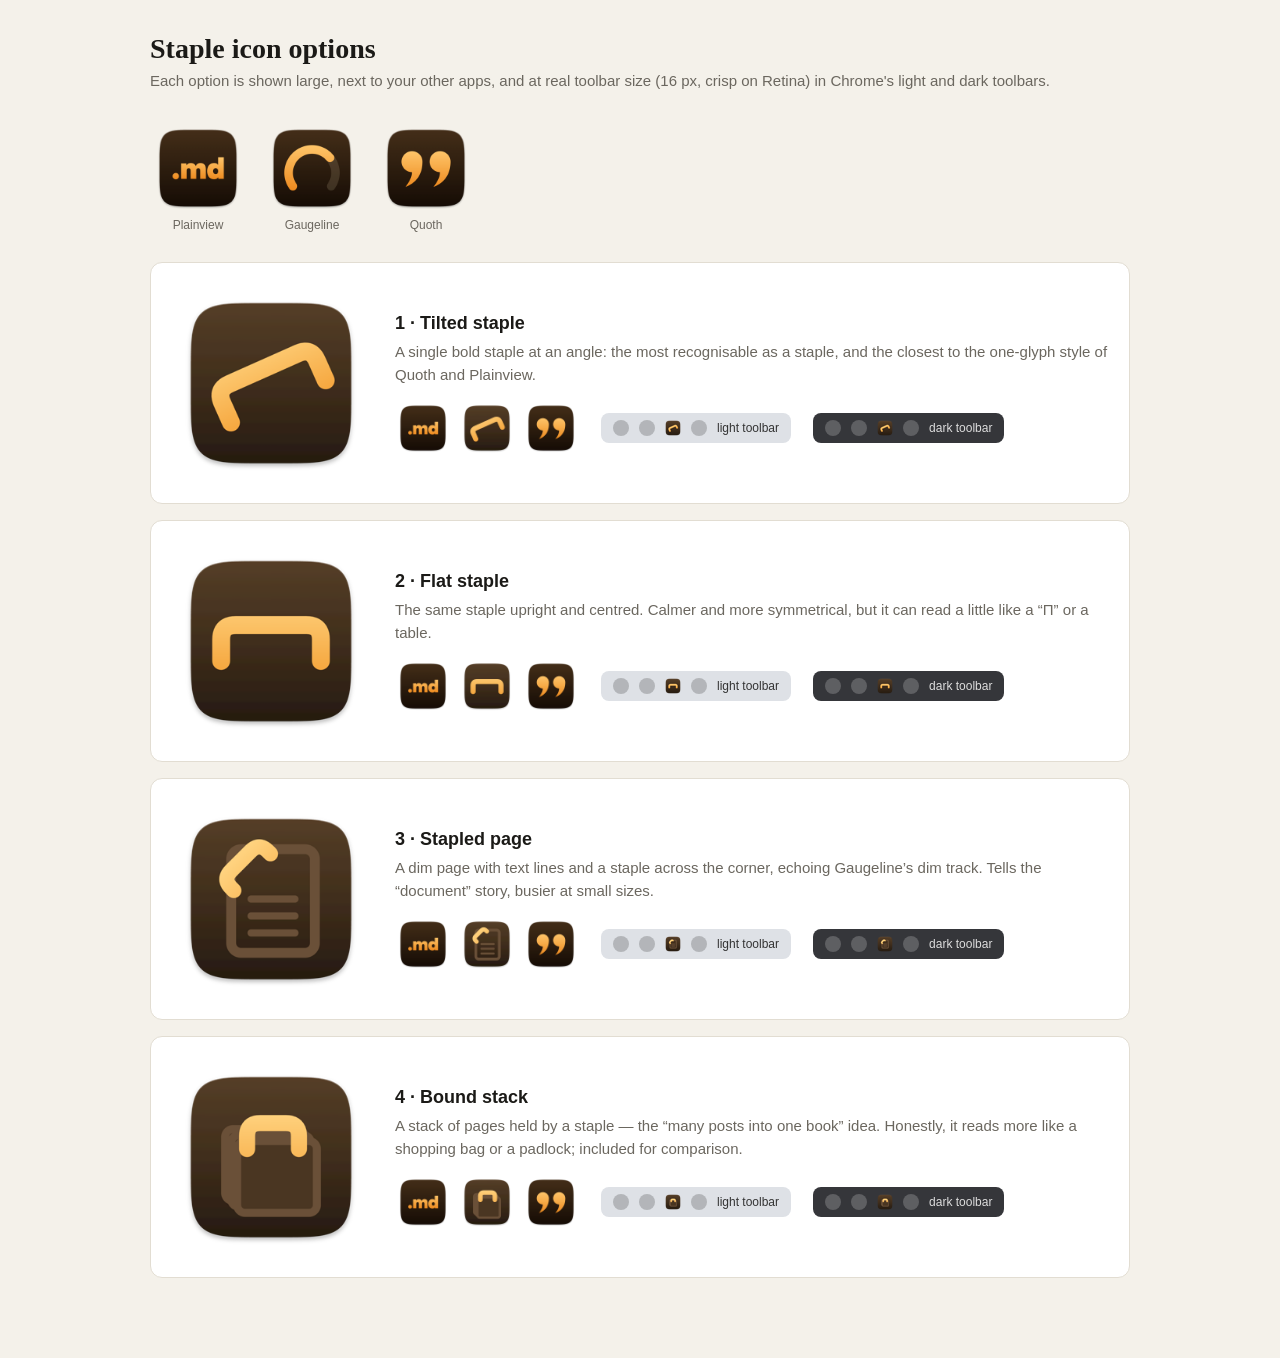
<file: store/icon-options/index.html>
<!doctype html>
<html lang="en"><head><meta charset="utf-8"><meta name="viewport" content="width=device-width, initial-scale=1">
<title>Staple icon options</title>
<style>
  :root { --bg: #f4f1ea; --card: #fff; --ink: #1b1a17; --muted: #6b675f; --rule: #e2ddd2; }
  @media (prefers-color-scheme: dark) { :root { --bg: #161513; --card: #211f1c; --ink: #ece8df; --muted: #a19b8f; --rule: #34312c; } }
  body { margin: 0; background: var(--bg); color: var(--ink); font: 15px/1.5 -apple-system, "Helvetica Neue", Arial, sans-serif; }
  main { max-width: 980px; margin: 0 auto; padding: 32px 16px 64px; }
  h1 { font: 700 28px/1.2 Charter, Georgia, serif; margin: 0 0 4px; }
  p.lede { color: var(--muted); margin: 0 0 28px; }
  .family { display: flex; gap: 18px; align-items: center; margin: 0 0 28px; flex-wrap: wrap; }
  .family figure { margin: 0; text-align: center; font-size: 12px; color: var(--muted); }
  .family img { width: 96px; height: 96px; display: block; }
  .opt { background: var(--card); border: 1px solid var(--rule); border-radius: 12px; padding: 20px; margin: 0 0 16px; display: grid; grid-template-columns: 200px 1fr; gap: 24px; align-items: center; }
  .opt > img { width: 200px; height: 200px; }
  h2 { margin: 0 0 4px; font-size: 18px; }
  .opt p { margin: 0 0 14px; color: var(--muted); }
  .row { display: flex; gap: 22px; align-items: center; flex-wrap: wrap; }
  .sib { display: flex; gap: 8px; align-items: center; }
  .sib img { width: 56px; height: 56px; }
  .bar { display: flex; align-items: center; gap: 10px; padding: 6px 12px; border-radius: 8px; font-size: 12px; }
  .bar.light { background: #dee1e6; color: #333; }
  .bar.dark { background: #35363a; color: #ddd; }
  .bar img { width: 16px; height: 16px; }
  .bar .ghost { width: 16px; height: 16px; border-radius: 50%; background: currentColor; opacity: .25; }
  @media (max-width: 640px) { .opt { grid-template-columns: 1fr; } .opt > img { width: 160px; height: 160px; } }
</style></head>
<body><main>
<h1>Staple icon options</h1>
<p class="lede">Each option is shown large, next to your other apps, and at real toolbar size (16&nbsp;px, crisp on Retina) in Chrome's light and dark toolbars.</p>
<div class="family">
  <figure><img src="plainview-icon.png" alt="">Plainview</figure>
  <figure><img src="gaugeline-icon.png" alt="">Gaugeline</figure>
  <figure><img src="quoth-icon.png" alt="">Quoth</figure>
</div>
<script>
const opts = [
  ['1-tilted', '1 · Tilted staple', 'A single bold staple at an angle: the most recognisable as a staple, and the closest to the one-glyph style of Quoth and Plainview.'],
  ['2-flat', '2 · Flat staple', 'The same staple upright and centred. Calmer and more symmetrical, but it can read a little like a “Π” or a table.'],
  ['3-page', '3 · Stapled page', 'A dim page with text lines and a staple across the corner, echoing Gaugeline’s dim track. Tells the “document” story, busier at small sizes.'],
  ['4-stack', '4 · Bound stack', 'A stack of pages held by a staple — the “many posts into one book” idea. Honestly, it reads more like a shopping bag or a padlock; included for comparison.'],
];
for (const [id, title, text] of opts) document.write(`
<section class="opt"><img src="opt-${id}-256.png" alt="">
<div><h2>${title}</h2><p>${text}</p>
<div class="row">
  <div class="sib"><img src="plainview-icon.png" alt=""><img src="opt-${id}-256.png" alt=""><img src="quoth-icon.png" alt=""></div>
  <div class="bar light"><span class="ghost"></span><span class="ghost"></span><img srcset="opt-${id}-compact-16.png 1x, opt-${id}-compact-32.png 2x" alt=""><span class="ghost"></span> light toolbar</div>
  <div class="bar dark"><span class="ghost"></span><span class="ghost"></span><img srcset="opt-${id}-compact-16.png 1x, opt-${id}-compact-32.png 2x" alt=""><span class="ghost"></span> dark toolbar</div>
</div></div></section>`);
</script>
</main></body></html>
</file>
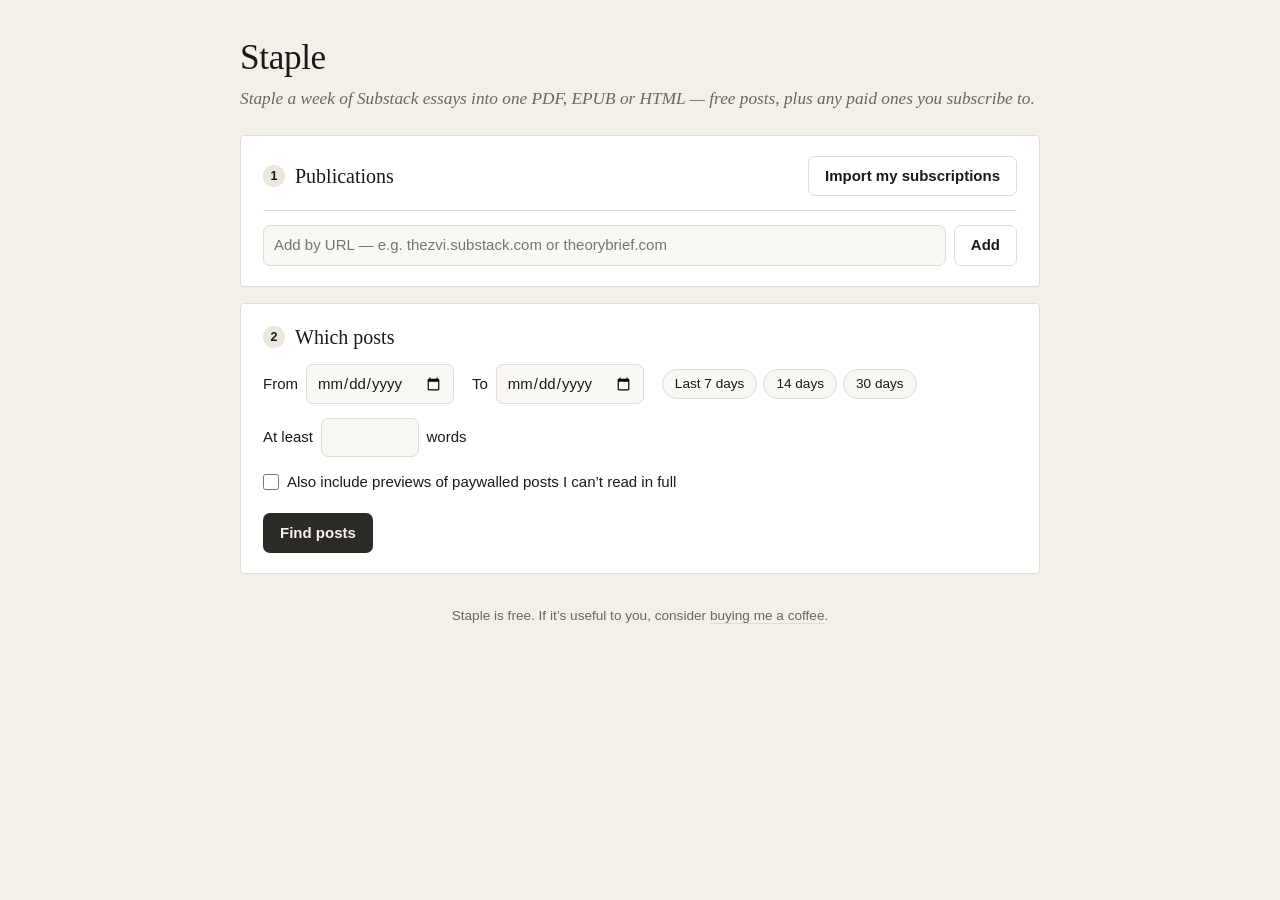
<file: app.html>
<!doctype html>
<html lang="en">
<head>
  <meta charset="utf-8">
  <meta name="viewport" content="width=device-width, initial-scale=1">
  <title>Staple</title>
  <link rel="stylesheet" href="app.css">
</head>
<body>
  <header class="masthead">
    <h1>Staple</h1>
    <p>Staple a week of Substack essays into one PDF, EPUB or HTML — free posts, plus any paid ones you subscribe to.</p>
  </header>

  <p id="rate-notice" class="rate-banner" role="status" hidden></p>

  <main>
    <section class="card" aria-labelledby="sources-h">
      <div class="card-head">
        <h2 id="sources-h"><span class="step">1</span>Publications</h2>
        <button id="import" class="secondary">Import my subscriptions</button>
      </div>
      <p id="import-status" class="status" role="status"></p>

      <div id="groups" class="groups" hidden>
        <div id="group-chips" class="group-chips" role="group" aria-label="Groups"></div>
        <div id="group-actions" class="group-actions"></div>
        <form id="group-form" class="group-form" hidden>
          <p id="group-hint" class="muted"></p>
          <div class="group-form-row">
            <input id="group-name" type="text" maxlength="40" placeholder="Group name — e.g. AI, Politics, Culture" aria-label="Group name">
            <button type="submit" class="secondary" id="group-save">Save group</button>
            <button type="button" class="link" id="group-cancel">Cancel</button>
          </div>
          <p id="group-error" class="status error"></p>
        </form>
      </div>

      <div id="sources-tools" class="list-tools" hidden>
        <input id="sources-filter" type="search" placeholder="Filter publications" aria-label="Filter publications">
        <label class="check small"><input id="selected-only" type="checkbox"> Selected only</label>
        <span id="sources-count" class="muted"></span>
        <button class="link" id="sources-all">All</button>
        <button class="link" id="sources-none">None</button>
      </div>
      <ul id="sources" class="sources"></ul>

      <form id="add-form" class="add-row">
        <input id="add-input" type="text" placeholder="Add by URL — e.g. thezvi.substack.com or theorybrief.com" aria-label="Publication URL" autocomplete="off" spellcheck="false">
        <button type="submit" class="secondary">Add</button>
      </form>
    </section>

    <section class="card" aria-labelledby="filter-h">
      <h2 id="filter-h"><span class="step">2</span>Which posts</h2>
      <div class="grid">
        <label>From <input id="from" type="date"></label>
        <label>To <input id="to" type="date"></label>
        <div class="quick" role="group" aria-label="Quick ranges">
          <button class="chip" data-days="7">Last 7 days</button>
          <button class="chip" data-days="14">14 days</button>
          <button class="chip" data-days="30">30 days</button>
        </div>
      </div>
      <div class="grid">
        <label>At least <input id="min-words" type="number" min="0" step="100" class="narrow"> words</label>
      </div>
      <label class="check"><input id="include-previews" type="checkbox"> Also include previews of paywalled posts I can’t read in full</label>
      <div class="actions">
        <button id="find" class="primary">Find posts</button>
        <span id="find-status" class="status" role="status"></span>
      </div>
    </section>

    <section id="results-card" class="card" aria-labelledby="results-h" hidden>
      <div class="card-head">
        <h2 id="results-h"><span class="step">3</span>Posts</h2>
        <div>
          <button class="link" id="posts-all">All</button>
          <button class="link" id="posts-none">None</button>
        </div>
      </div>
      <p id="summary" class="summary"></p>
      <p id="previews-note" class="previews-note" hidden></p>
      <ul id="posts" class="posts"></ul>
      <details id="errors" hidden>
        <summary></summary>
        <ul></ul>
        <button id="retry-failed" class="secondary small" hidden>Retry these</button>
      </details>
    </section>

    <section id="output-card" class="card" aria-labelledby="output-h" hidden>
      <h2 id="output-h"><span class="step">4</span>Staple the posts</h2>
      <div class="grid">
        <label class="wide">Title <input id="title" type="text"></label>
      </div>
      <div class="grid">
        <label>Order
          <select id="order">
            <option value="newest">Newest first</option>
            <option value="oldest">Oldest first</option>
            <option value="publication">By publication</option>
          </select>
        </label>
        <label>Images
          <select id="image-scale">
            <option value="100">Full width</option>
            <option value="75">75%</option>
            <option value="50">50%</option>
            <option value="25">25%</option>
            <option value="0">No images</option>
          </select>
        </label>
        <label>Paper <span class="muted">(PDF)</span>
          <select id="page-size">
            <option value="letter">US Letter</option>
            <option value="a4">A4</option>
          </select>
        </label>
        <label>Typeface
          <select id="typeface" aria-describedby="typeface-sample"></select>
        </label>
      </div>
      <p id="typeface-sample" class="typeface-sample" aria-live="polite"></p>
      <div class="actions">
        <button id="make-pdf" class="primary">Make PDF</button>
        <button id="make-epub" class="primary">Make EPUB</button>
        <button id="make-html" class="primary">Make HTML</button>
        <span class="muted">Opens the book in a new tab. PDF goes to the print dialog; EPUB and HTML download.</span>
      </div>
    </section>
  </main>

  <footer id="support" class="support" hidden>
    Staple is free. If it’s useful to you, consider <a id="support-link" target="_blank" rel="noopener">buying me a coffee</a>.
  </footer>

  <script type="module" src="app.js"></script>
</body>
</html>
</file>
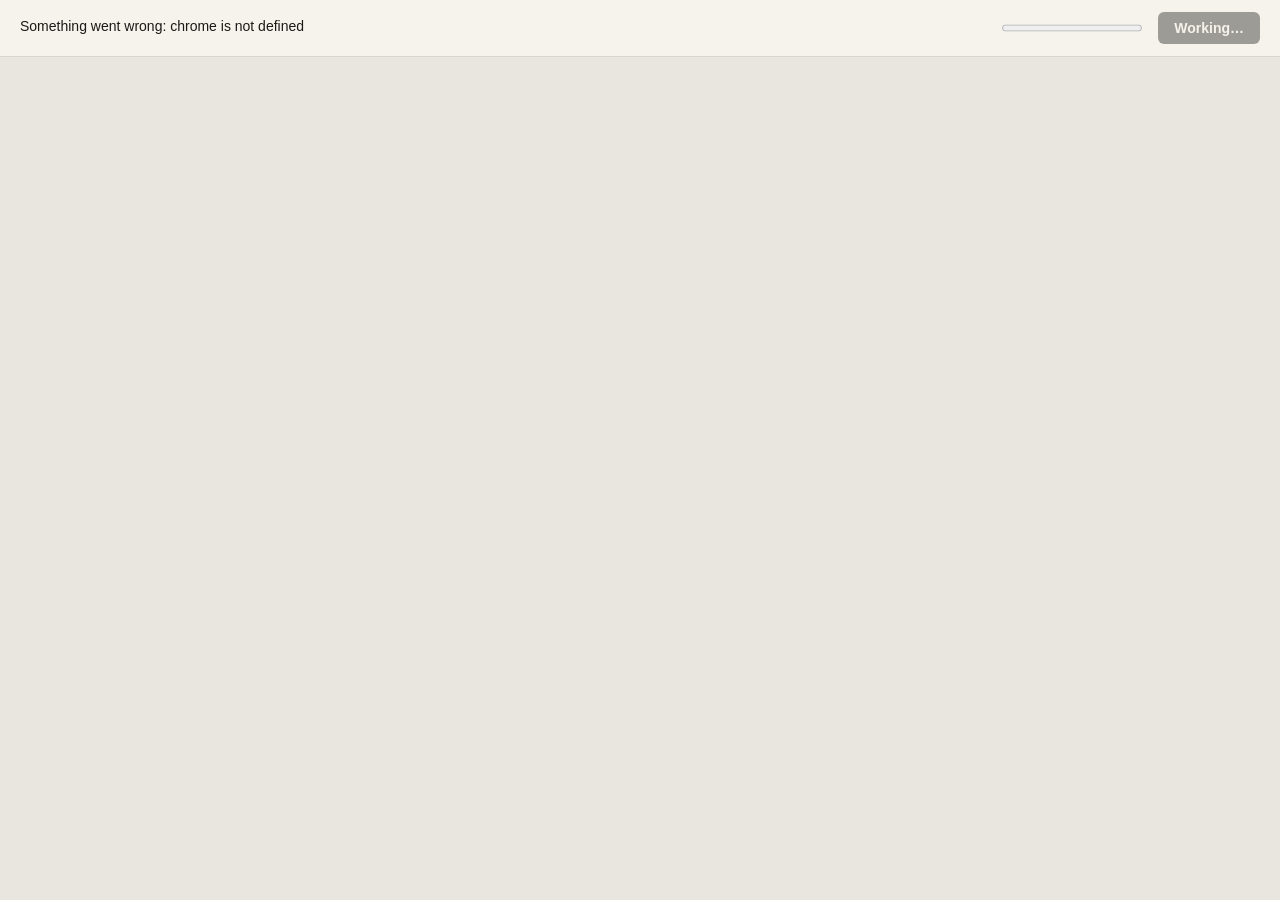
<file: book.html>
<!doctype html>
<html lang="en">
<head>
  <meta charset="utf-8">
  <meta name="viewport" content="width=device-width, initial-scale=1">
  <title>Staple</title>
  <link rel="stylesheet" href="book.css">
  <style id="page-size"></style>
</head>
<body>
  <div class="toolbar screen-only">
    <div class="toolbar-text">
      <div id="status">Preparing…</div>
      <div id="notice" class="notice" hidden></div>
      <div class="hint" id="hint"></div>
    </div>
    <a id="support" class="support" target="_blank" rel="noopener" hidden>Like Staple? Buy me a coffee</a>
    <progress id="progress" max="1" value="0"></progress>
    <button id="action" disabled>Working…</button>
  </div>
  <main id="book"></main>
  <script type="module" src="book.js"></script>
</body>
</html>
</file>
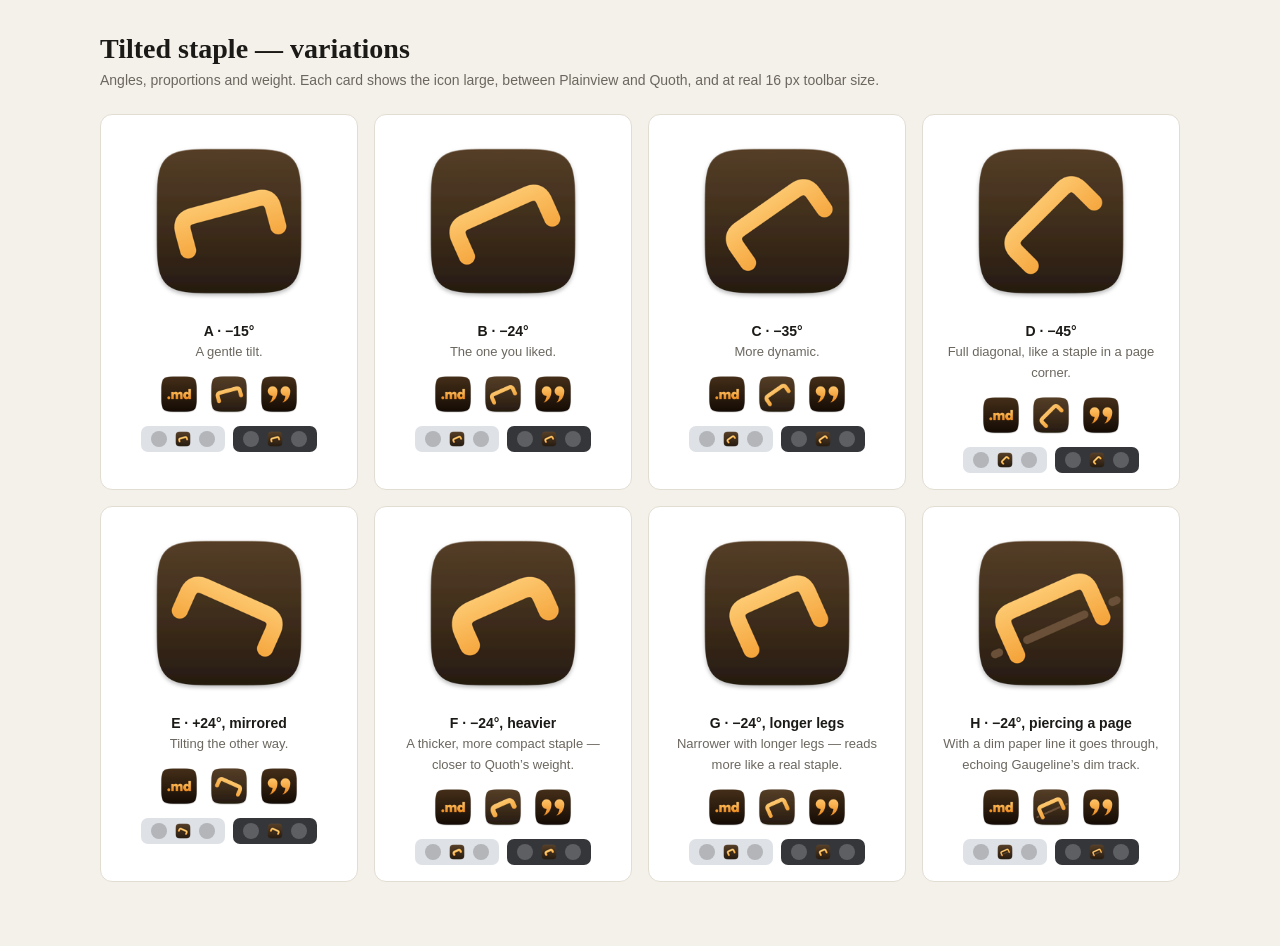
<file: store/icon-options/variations.html>
<!doctype html><html lang="en"><head><meta charset="utf-8"><meta name="viewport" content="width=device-width, initial-scale=1"><title>Tilted staple variations</title>
<style>
:root { --bg:#f4f1ea; --card:#fff; --ink:#1b1a17; --muted:#6b675f; --rule:#e2ddd2; }
@media (prefers-color-scheme: dark) { :root { --bg:#161513; --card:#211f1c; --ink:#ece8df; --muted:#a19b8f; --rule:#34312c; } }
body { margin:0; background:var(--bg); color:var(--ink); font:14px/1.45 -apple-system,"Helvetica Neue",Arial,sans-serif; }
main { max-width:1080px; margin:0 auto; padding:32px 16px 64px; }
h1 { font:700 28px/1.2 Charter,Georgia,serif; margin:0 0 4px; } p.lede { color:var(--muted); margin:0 0 24px; }
.grid { display:grid; grid-template-columns:repeat(auto-fill,minmax(240px,1fr)); gap:16px; }
.v { margin:0; background:var(--card); border:1px solid var(--rule); border-radius:12px; padding:16px; display:flex; flex-direction:column; align-items:center; gap:10px; }
.v > img { width:180px; height:180px; }
figcaption { text-align:center; } figcaption b { display:block; } figcaption span { color:var(--muted); font-size:13px; }
.mini { display:flex; gap:6px; } .mini img { width:44px; height:44px; }
.bars { display:flex; gap:8px; }
.bar { display:flex; align-items:center; gap:8px; padding:5px 10px; border-radius:7px; }
.bar.light { background:#dee1e6; color:#333; } .bar.dark { background:#35363a; color:#ddd; }
.bar img { width:16px; height:16px; } .bar i { width:16px; height:16px; border-radius:50%; background:currentColor; opacity:.25; }
</style></head><body><main>
<h1>Tilted staple — variations</h1>
<p class="lede">Angles, proportions and weight. Each card shows the icon large, between Plainview and Quoth, and at real 16&nbsp;px toolbar size.</p>
<div class="grid"><figure class="v"><img src="var-a-256.png" alt=""><figcaption><b>A · −15°</b><span>A gentle tilt.</span></figcaption>
<div class="mini"><img src="plainview-icon.png" alt=""><img src="var-a-256.png" alt=""><img src="quoth-icon.png" alt=""></div>
<div class="bars"><span class="bar light"><i></i><img srcset="var-a-compact-16.png 1x, var-a-compact-32.png 2x" alt=""><i></i></span><span class="bar dark"><i></i><img srcset="var-a-compact-16.png 1x, var-a-compact-32.png 2x" alt=""><i></i></span></div></figure><figure class="v"><img src="var-b-256.png" alt=""><figcaption><b>B · −24°</b><span>The one you liked.</span></figcaption>
<div class="mini"><img src="plainview-icon.png" alt=""><img src="var-b-256.png" alt=""><img src="quoth-icon.png" alt=""></div>
<div class="bars"><span class="bar light"><i></i><img srcset="var-b-compact-16.png 1x, var-b-compact-32.png 2x" alt=""><i></i></span><span class="bar dark"><i></i><img srcset="var-b-compact-16.png 1x, var-b-compact-32.png 2x" alt=""><i></i></span></div></figure><figure class="v"><img src="var-c-256.png" alt=""><figcaption><b>C · −35°</b><span>More dynamic.</span></figcaption>
<div class="mini"><img src="plainview-icon.png" alt=""><img src="var-c-256.png" alt=""><img src="quoth-icon.png" alt=""></div>
<div class="bars"><span class="bar light"><i></i><img srcset="var-c-compact-16.png 1x, var-c-compact-32.png 2x" alt=""><i></i></span><span class="bar dark"><i></i><img srcset="var-c-compact-16.png 1x, var-c-compact-32.png 2x" alt=""><i></i></span></div></figure><figure class="v"><img src="var-d-256.png" alt=""><figcaption><b>D · −45°</b><span>Full diagonal, like a staple in a page corner.</span></figcaption>
<div class="mini"><img src="plainview-icon.png" alt=""><img src="var-d-256.png" alt=""><img src="quoth-icon.png" alt=""></div>
<div class="bars"><span class="bar light"><i></i><img srcset="var-d-compact-16.png 1x, var-d-compact-32.png 2x" alt=""><i></i></span><span class="bar dark"><i></i><img srcset="var-d-compact-16.png 1x, var-d-compact-32.png 2x" alt=""><i></i></span></div></figure><figure class="v"><img src="var-e-256.png" alt=""><figcaption><b>E · +24°, mirrored</b><span>Tilting the other way.</span></figcaption>
<div class="mini"><img src="plainview-icon.png" alt=""><img src="var-e-256.png" alt=""><img src="quoth-icon.png" alt=""></div>
<div class="bars"><span class="bar light"><i></i><img srcset="var-e-compact-16.png 1x, var-e-compact-32.png 2x" alt=""><i></i></span><span class="bar dark"><i></i><img srcset="var-e-compact-16.png 1x, var-e-compact-32.png 2x" alt=""><i></i></span></div></figure><figure class="v"><img src="var-f-256.png" alt=""><figcaption><b>F · −24°, heavier</b><span>A thicker, more compact staple — closer to Quoth’s weight.</span></figcaption>
<div class="mini"><img src="plainview-icon.png" alt=""><img src="var-f-256.png" alt=""><img src="quoth-icon.png" alt=""></div>
<div class="bars"><span class="bar light"><i></i><img srcset="var-f-compact-16.png 1x, var-f-compact-32.png 2x" alt=""><i></i></span><span class="bar dark"><i></i><img srcset="var-f-compact-16.png 1x, var-f-compact-32.png 2x" alt=""><i></i></span></div></figure><figure class="v"><img src="var-g-256.png" alt=""><figcaption><b>G · −24°, longer legs</b><span>Narrower with longer legs — reads more like a real staple.</span></figcaption>
<div class="mini"><img src="plainview-icon.png" alt=""><img src="var-g-256.png" alt=""><img src="quoth-icon.png" alt=""></div>
<div class="bars"><span class="bar light"><i></i><img srcset="var-g-compact-16.png 1x, var-g-compact-32.png 2x" alt=""><i></i></span><span class="bar dark"><i></i><img srcset="var-g-compact-16.png 1x, var-g-compact-32.png 2x" alt=""><i></i></span></div></figure><figure class="v"><img src="var-h-256.png" alt=""><figcaption><b>H · −24°, piercing a page</b><span>With a dim paper line it goes through, echoing Gaugeline’s dim track.</span></figcaption>
<div class="mini"><img src="plainview-icon.png" alt=""><img src="var-h-256.png" alt=""><img src="quoth-icon.png" alt=""></div>
<div class="bars"><span class="bar light"><i></i><img srcset="var-h-compact-16.png 1x, var-h-compact-32.png 2x" alt=""><i></i></span><span class="bar dark"><i></i><img srcset="var-h-compact-16.png 1x, var-h-compact-32.png 2x" alt=""><i></i></span></div></figure></div></main></body></html>
</file>
<file: app.css>
:root {
  --serif: "Charter", "Iowan Old Style", "Palatino Linotype", Palatino, Georgia, serif;
  --sans: -apple-system, BlinkMacSystemFont, "Helvetica Neue", "Segoe UI", Arial, sans-serif;
  --bg: #f3f0e9;
  --card: #ffffff;
  --ink: #1b1a17;
  --muted: #6b675f;
  --rule: #e2ddd2;
  --field: #faf8f4;
  /* One quiet ink for actions, as in the book: no orange. */
  --accent: #2b2a26;
  --accent-ink: #f6f3ec;
  --accent-soft: #ebe7de;
  --ok-soft: #e4f0e3;
  --ok-ink: #2f5f2b;
  --warn-soft: #f4ead2;
  --warn-ink: #7a5a12;
  --error: #a3341a;
  color-scheme: light;
}

@media (prefers-color-scheme: dark) {
  :root {
    --bg: #161513;
    --card: #211f1c;
    --ink: #ece8df;
    --muted: #a19b8f;
    --rule: #34312c;
    --field: #1a1916;
    --accent: #e6e1d6;
    --accent-ink: #1b1a17;
    --accent-soft: #2e2c28;
    --ok-soft: #22321f;
    --ok-ink: #a9d3a2;
    --warn-soft: #3a3020;
    --warn-ink: #e3c47e;
    --error: #f08a6b;
    color-scheme: dark;
  }
}

* { box-sizing: border-box; }

body {
  margin: 0;
  background: var(--bg);
  color: var(--ink);
  font: 15px/1.5 var(--sans);
}

.masthead {
  max-width: 52rem;
  margin: 0 auto;
  padding: 40px 16px 8px;
}
.masthead h1 {
  font: 400 2.2rem/1 var(--serif);
  letter-spacing: -.01em;
  margin: 0 0 .3em;
}
.masthead p { margin: 0; color: var(--muted); font: italic 1.08rem/1.45 var(--serif); }

main {
  max-width: 52rem;
  margin: 0 auto;
  padding: 16px 16px 32px;
  display: grid;
  gap: 16px;
}

.card {
  background: var(--card);
  border: 1px solid var(--rule);
  border-radius: 4px;
  padding: 20px 22px;
}
.card[hidden] { display: none; }
.card h2 {
  font: 400 1.25rem/1.3 var(--serif);
  margin: 0 0 14px;
  display: flex;
  align-items: center;
  gap: 10px;
}
.card-head {
  display: flex;
  justify-content: space-between;
  align-items: center;
  gap: 12px;
  margin-bottom: 14px;
}
.card-head h2 { margin: 0; }
/* Step numbers as a journal numbers its sections: quiet old-style figures. */
/* The step numbers in quiet circles: ink on the paper tone, not the old orange. */
.step {
  display: inline-grid;
  place-items: center;
  width: 22px;
  height: 22px;
  border-radius: 50%;
  background: var(--accent-soft);
  color: var(--ink);
  font: 600 .78rem/1 var(--sans);
  font-variant-numeric: lining-nums tabular-nums;
}

/* The chosen typeface, shown on a line of the collection itself. */
.typeface-sample {
  margin: 4px 0 14px;
  padding: 12px 14px;
  border: 1px solid var(--rule);
  border-radius: 7px;
  background: var(--field);
  color: var(--ink);
  font-size: 19px;
  line-height: 1.4;
}
.typeface-sample small { display: block; margin-top: 4px; font-size: 15px; font-style: italic; color: var(--muted); }

button { font: inherit; cursor: pointer; }
button:disabled { cursor: default; opacity: .5; }
.primary, .secondary {
  border-radius: 7px;
  padding: 8px 16px;
  font-weight: 600;
  border: 1px solid transparent;
}
.primary { background: var(--accent); color: var(--accent-ink); }
.primary:hover:not(:disabled) { filter: brightness(1.06); }
.secondary { background: transparent; color: var(--ink); border-color: var(--rule); }
.secondary:hover:not(:disabled) { background: var(--field); }
.link {
  background: none;
  border: 0;
  padding: 2px 4px;
  color: var(--ink);
  font-size: .9rem;
  text-decoration: underline;
  text-decoration-color: var(--rule);
  text-underline-offset: .2em;
}
.link:hover { text-decoration-color: currentColor; }
.chip {
  border: 1px solid var(--rule);
  background: var(--field);
  color: var(--ink);
  border-radius: 999px;
  padding: 4px 12px;
  font-size: .85rem;
}
.chip:hover { border-color: var(--accent); }
.icon {
  border: 0;
  background: none;
  color: var(--muted);
  font-size: 1.2rem;
  line-height: 1;
  padding: 4px 8px;
  border-radius: 6px;
}
.icon:hover { color: var(--error); background: var(--field); }

input[type="text"], input[type="search"], input[type="number"], input[type="date"], select {
  font: inherit;
  color: var(--ink);
  background: var(--field);
  border: 1px solid var(--rule);
  border-radius: 7px;
  padding: 7px 10px;
  min-width: 0;
}
input:focus-visible, select:focus-visible, button:focus-visible, a:focus-visible {
  outline: 2px solid var(--accent);
  outline-offset: 1px;
}
input.narrow { width: 6.5em; }

label { display: inline-flex; align-items: center; gap: 8px; }
label.wide { flex: 1; }
label.wide input { flex: 1; }
.check { gap: 8px; }
input[type="checkbox"] { accent-color: var(--accent); width: 16px; height: 16px; margin: 0; flex: none; }

.grid {
  display: flex;
  flex-wrap: wrap;
  align-items: center;
  gap: 12px 18px;
  margin-bottom: 14px;
}
.quick { display: flex; gap: 6px; flex-wrap: wrap; }
.actions {
  display: flex;
  align-items: center;
  flex-wrap: wrap;
  gap: 12px;
  margin-top: 16px;
}

.status { margin: 0; color: var(--muted); font-size: .9rem; min-height: 0; }
.status:empty { display: none; }
.status.error { color: var(--error); }
#import-status { margin: -4px 0 12px; }
.muted { color: var(--muted); font-size: .9rem; }

.groups { margin: 0 0 14px; }
.groups[hidden] { display: none; }
.group-chips { display: flex; flex-wrap: wrap; gap: 6px; }
.group-chip { display: inline-flex; align-items: center; gap: 6px; }
.group-chip.active { background: var(--accent); border-color: var(--accent); color: var(--accent-ink); }
.chip-count { font-size: .78rem; opacity: .7; }
.chip-dot { font-weight: 700; }
.chip-new { border-style: dashed; background: transparent; color: var(--muted); }
.group-actions { display: flex; flex-wrap: wrap; align-items: center; gap: 4px 10px; margin-top: 8px; font-size: .88rem; }
.group-actions[hidden] { display: none; }
.group-form { margin-top: 10px; padding: 12px; border: 1px solid var(--rule); border-radius: 8px; background: var(--field); }
.group-form[hidden] { display: none; }
.group-form p.muted { margin: 0 0 8px; }
.group-form-row { display: flex; gap: 8px; align-items: center; flex-wrap: wrap; }
.group-form-row input { flex: 1; min-width: 12em; background: var(--card); }
.group-form .status.error { margin-top: 6px; }
.check.small { font-size: .88rem; color: var(--muted); white-space: nowrap; }

.list-tools {
  display: flex;
  align-items: center;
  gap: 8px;
  margin-bottom: 8px;
  flex-wrap: wrap;
}
.list-tools[hidden] { display: none; }
.list-tools input[type="search"] { flex: 1; min-width: 10em; }

.sources, .posts {
  list-style: none;
  margin: 0;
  padding: 0;
  border-top: 1px solid var(--rule);
}
.sources { max-height: 22rem; overflow-y: auto; }
.sources li, .posts li {
  display: flex;
  align-items: center;
  gap: 8px;
  border-bottom: 1px solid var(--rule);
}
.sources li.empty, .posts li.empty { color: var(--muted); padding: 14px 2px; font-size: .9rem; }
.source {
  flex: 1;
  min-width: 0;
  padding: 8px 2px;
  gap: 10px;
}
.source-name { font-weight: 500; white-space: nowrap; overflow: hidden; text-overflow: ellipsis; }
.source-host { color: var(--muted); font-size: .85rem; white-space: nowrap; overflow: hidden; text-overflow: ellipsis; }

.add-row { display: flex; gap: 8px; margin-top: 14px; }
.add-row input { flex: 1; }

.summary { margin: 0 0 10px; color: var(--muted); font-size: .9rem; }
.previews-note { margin: -4px 0 10px; color: var(--muted); font-size: .88rem; }
.previews-note[hidden] { display: none; }
.previews-note .link { padding: 0; font-size: inherit; }
.posts label { flex: 1; min-width: 0; align-items: flex-start; padding: 10px 2px; gap: 12px; cursor: pointer; }
.posts input[type="checkbox"] { margin-top: 3px; }
.post-main { display: grid; gap: 2px; min-width: 0; }
.post-title { font: 400 1.05rem/1.35 var(--serif); }
.post-meta { color: var(--muted); font-size: .84rem; display: flex; flex-wrap: wrap; align-items: center; gap: 4px 8px; }
.post-locked .post-title { color: var(--muted); }
.post-locked label { cursor: default; }
.open { color: var(--muted); text-decoration: none; padding: 6px 8px; border-radius: 6px; }
.open:hover { color: var(--ink); background: var(--field); }

.badge {
  font-size: .74rem;
  font-weight: 600;
  padding: 1px 8px;
  border-radius: 999px;
  background: var(--field);
  color: var(--muted);
}
.badge-full { background: var(--ok-soft); color: var(--ok-ink); }
.badge-preview { background: var(--warn-soft); color: var(--warn-ink); }

#errors { margin-top: 12px; font-size: .88rem; color: var(--muted); }
#errors[hidden] { display: none; }
#errors summary { cursor: pointer; color: var(--error); }
#errors ul { margin: 8px 0 0; padding-left: 1.2em; }

a { color: var(--ink); text-decoration-color: var(--rule); text-underline-offset: .2em; }

@media (max-width: 600px) {
  .masthead h1 { font-size: 2rem; }
  .card { padding: 16px; }
  .card-head { flex-wrap: wrap; }
  .source-host { display: none; }
}
.link.danger { color: var(--error); }

.support {
  max-width: 52rem;
  margin: 0 auto;
  padding: 0 16px 48px;
  text-align: center;
  color: var(--muted);
  font-size: .85rem;
}
.support[hidden] { display: none; }
.support a { color: var(--muted); text-decoration-color: var(--rule); text-underline-offset: .2em; }
.support a:hover { color: var(--ink); }

.rate-banner {
  position: sticky;
  top: 0;
  z-index: 5;
  max-width: 52rem;
  margin: 8px auto 0;
  padding: 10px 16px;
  border-radius: 8px;
  background: var(--warn-soft);
  color: var(--warn-ink);
  font-size: .9rem;
  text-align: center;
}
.rate-banner[hidden] { display: none; }
.badge-error { background: var(--warn-soft); color: var(--warn-ink); }
button.small { padding: 4px 12px; font-size: .85rem; margin-top: 8px; }
</file>
<file: book.css>
:root {
  --serif: "Charter", "Iowan Old Style", "Palatino Linotype", Palatino, Georgia, serif;
  --sans: -apple-system, BlinkMacSystemFont, "Helvetica Neue", "Segoe UI", Arial, sans-serif;
  --mono: "SF Mono", Menlo, Consolas, monospace;
  --ink: #1b1a17;
  --muted: #6b675f;
  --rule: #d9d5cc;
}

* { box-sizing: border-box; }

html { background: #e9e6df; }

body {
  margin: 0;
  color: var(--ink);
  font: 18px/1.55 var(--serif);
  font-kerning: normal;
  font-variant-numeric: oldstyle-nums proportional-nums;
  -webkit-font-smoothing: antialiased;
}

/* ---------- On-screen preview ---------- */

.toolbar {
  position: sticky;
  top: 0;
  z-index: 10;
  display: flex;
  align-items: center;
  gap: 16px;
  padding: 12px 20px;
  background: #f6f3ec;
  border-bottom: 1px solid var(--rule);
  color: var(--ink);
  font: 14px/1.4 var(--sans);
}
.toolbar-text { flex: 1; min-width: 0; }
.toolbar .hint { color: var(--muted); font-size: 12px; margin-top: 2px; }
.toolbar .notice { color: #7a5a12; font-size: 12px; margin-top: 2px; }
.toolbar .notice[hidden] { display: none; }
.toolbar progress { width: 140px; accent-color: var(--ink); }
.toolbar .support {
  color: var(--muted);
  font-size: 13px;
  text-decoration: none;
  white-space: nowrap;
  opacity: 1;
  transition: opacity 1.5s ease;
}
.toolbar .support:hover { color: var(--ink); text-decoration: underline; }
.toolbar .support.fading { opacity: 0; }
.toolbar .support[hidden] { display: none; }
@media (prefers-reduced-motion: reduce) { .toolbar .support { transition: none; } }
.toolbar button {
  font: 600 14px var(--sans);
  padding: 8px 16px;
  border: 0;
  border-radius: 6px;
  background: var(--ink);
  color: #f6f3ec;
  cursor: pointer;
}
.toolbar button:disabled { opacity: .4; cursor: default; }

main {
  max-width: 48rem;
  margin: 32px auto 96px;
  padding: 0 16px;
}
main > section, main > nav, main > article {
  background: #fff;
  padding: 56px 64px;
  margin-bottom: 24px;
  box-shadow: 0 1px 3px rgba(0, 0, 0, .08);
}

@media (max-width: 640px) {
  main > section, main > nav, main > article { padding: 32px 20px; }
  .toolbar { flex-wrap: wrap; }
}

/* ---------- Cover: the contents ---------- */

/* The contents are the cover: a quiet line, the reader's own title if there is
   one, then the essays. No masthead. */
.cover { text-align: left; }
.cover-head { padding-bottom: .8em; border-bottom: 1px solid var(--ink); margin-bottom: 1.6em; }
.cover-line { font: 13px/1.5 var(--sans); color: var(--muted); margin: 0; }
.cover-title {
  font-size: 2.6em;
  line-height: 1.08;
  font-weight: 400;
  letter-spacing: -.01em;
  margin: .3em 0 0;
  text-wrap: balance;
}
.cover-colophon { font: 12px/1.5 var(--sans); color: var(--muted); max-width: 30em; margin: 2.4em 0 0; }

.toc ol { list-style: none; padding: 0; margin: 0; }
/* Each entry its own unit: a hairline between them. */
.toc li { padding: .8em 0 .9em; border-top: 1px solid var(--rule); break-inside: avoid; }
.toc li:first-child { border-top: 0; padding-top: 0; }
.toc a { display: block; color: inherit; text-decoration: none; }
/* The publication in small capitals, quiet: an index, not a kicker. */
.toc-pub { display: block; font-size: .9em; line-height: 1.4; font-variant-caps: all-small-caps; letter-spacing: .06em; color: var(--muted); }
.toc-title { display: block; font-size: 1.3em; line-height: 1.2; font-weight: 400; text-wrap: balance; }
.toc-meta { display: block; font-size: .85em; font-style: italic; color: var(--muted); margin-top: .15em; }
.toc-dek { display: block; font-size: .95em; line-height: 1.4; margin-top: .35em; color: #3b3934; max-width: 34em; }
/* The first a little larger, with its summary: first among equals. */
.toc li.lead .toc-title { font-size: 1.5em; line-height: 1.15; }
.toc a:hover .toc-title { text-decoration: underline; text-decoration-thickness: .06em; text-underline-offset: .14em; }

/* ---------- Articles ---------- */

.post-header { margin-bottom: 2.2em; padding-bottom: 1.4em; border-bottom: 1px solid var(--rule); }
.post-pub {
  font-size: 1em;
  line-height: 1.3;
  font-variant-caps: all-small-caps;
  letter-spacing: .07em;
  color: var(--muted);
  margin: 0 0 .6em;
}
.post-title { font-size: 2.1em; line-height: 1.1; font-weight: 400; margin: 0 0 .35em; letter-spacing: -.005em; text-wrap: balance; }
.post-subtitle { font-size: 1.15em; font-style: italic; color: #45423c; margin: 0 0 .9em; line-height: 1.35; }
.post-byline { font: 13px/1.5 var(--sans); color: var(--muted); margin: 0; }
.post-source { font: 11px/1.5 var(--sans); margin: .2em 0 0; }
.post-source a { color: var(--muted); }
.preview-note {
  font: italic 13px/1.4 var(--serif);
  color: var(--muted);
  margin: 1em 0 0;
}

.post-body { hyphens: auto; overflow-wrap: break-word; }
.post-body p { margin: 0 0 .85em; orphans: 2; widows: 2; }
.post-body h1, .post-body h2, .post-body h3, .post-body h4, .post-body h5, .post-body h6 {
  line-height: 1.25;
  margin: 1.6em 0 .55em;
  break-after: avoid;
}
.post-body h1 { font-size: 1.45em; }
.post-body h2 { font-size: 1.3em; }
.post-body h3 { font-size: 1.12em; }
.post-body h4, .post-body h5, .post-body h6 { font-size: 1em; }
.post-body a { color: inherit; text-decoration-color: #b3ada1; text-decoration-thickness: .06em; text-underline-offset: .15em; }
.post-body ul, .post-body ol { padding-left: 1.6em; margin: 0 0 .9em; }
.post-body ol { padding-left: 2.1em; }
.post-body li { margin: 0 0 .3em; }
.post-body li > p { margin: 0 0 .3em; }
.post-body blockquote {
  margin: 1.1em 0;
  padding: 0 0 0 1.1em;
  border-left: 2px solid var(--rule);
  color: #3b3934;
}
.post-body .pullquote { font-size: 1.15em; font-style: italic; text-align: center; margin: 1.4em 2em; }
.post-body hr {
  border: 0;
  margin: 1.6em 0;
  text-align: center;
  height: auto;
  color: var(--muted);
}
.post-body hr::before { content: "⁂"; font-size: 1.1em; }
.post-body pre, .post-body code { font-family: var(--mono); font-size: .82em; }
.post-body pre {
  white-space: pre-wrap;
  background: #f6f4ef;
  padding: .8em 1em;
  border-radius: 4px;
  break-inside: avoid;
}
.post-body table { border-collapse: collapse; font-size: .85em; margin: 1em 0; width: 100%; }
.post-body th, .post-body td { border-bottom: 1px solid var(--rule); padding: .35em .5em; text-align: left; vertical-align: top; }

.post-body figure, .post-body .captioned-image-container { margin: 1.4em 0; break-inside: avoid; }
.post-body figure { margin-left: 0; margin-right: 0; }
.post-body img {
  display: block;
  max-width: var(--img-scale, 100%);
  height: auto;
  margin: 0 auto;
}
.post-body figcaption, .post-body .image-caption {
  font: 12px/1.45 var(--sans);
  color: var(--muted);
  text-align: center;
  margin-top: .6em;
}
.post-body .gallery { display: grid; grid-template-columns: 1fr 1fr; gap: 6px; width: var(--img-scale, 100%); margin-inline: auto; }
.post-body .gallery img { max-width: 100%; }
.post-body .gallery figcaption { grid-column: 1 / -1; }

.post-body .embed-tweet { font-size: .95em; }
.post-body .embed-tweet p:first-child { white-space: pre-line; }
.post-body .embed-cite { font: 12px/1.4 var(--sans); color: var(--muted); }
.post-body .embed-media, .post-body .embed-post, .post-body .embed-link {
  font: 13px/1.45 var(--sans);
  color: var(--muted);
  padding: .55em .8em;
  border: 1px solid var(--rule);
  border-radius: 4px;
  break-inside: avoid;
}
.post-body .embed-label { color: var(--ink); }
.post-body .latex { background: none; padding: 0; text-align: center; }

/* Footnotes: anchors in text, notes collected at the end of each post. */
.post-body .footnote-anchor {
  font: 600 .68em/0 var(--sans);
  vertical-align: super;
  text-decoration: none;
  color: var(--muted);
  padding: 0 .1em;
}
/* Notes side by side read 4, 5, not 45. */
.post-body .footnote-anchor.footnote-next::before { content: ","; padding-right: .1em; }
.post-body .footnote {
  display: grid;
  grid-template-columns: 1.8em 1fr;
  font-size: .82em;
  line-height: 1.45;
  margin: 0 0 .5em;
}
.post-body :not(.footnote) + .footnote {
  border-top: 1px solid var(--rule);
  padding-top: 1em;
  margin-top: 2em;
}
.post-body .footnote-number { color: var(--muted); text-decoration: none; font-family: var(--sans); font-weight: 500; }
.post-body .footnote-content p { margin: 0 0 .4em; }

/* ---------- Support the writers ---------- */

.post-footer {
  margin-top: 2.4em;
  padding-top: 1em;
  border-top: 1px solid var(--rule);
  font: 12px/1.5 var(--sans);
  color: var(--muted);
}
.post-footer p { margin: 0; }
.post-footer a { color: var(--ink); text-decoration: underline; text-decoration-color: var(--rule); text-underline-offset: .15em; }
.post-footer a:hover { text-decoration: underline; }

.afterword h2 {
  font-size: 1.1em;
  font-weight: 400;
  font-variant-caps: all-small-caps;
  letter-spacing: .07em;
  color: var(--muted);
  margin: 0 0 1.4em;
}
.afterword p { margin: 0 0 1em; max-width: 34em; }

/* ---------- Print ---------- */

@page {
  margin: 20mm 19mm 22mm;
  @bottom-center {
    content: counter(page);
    font: 9pt var(--sans);
    color: #8a857b;
  }
}
@page :first {
  @bottom-center { content: none; }
}

@media print {
  html, body { background: #fff; }
  body { font-size: 10.5pt; line-height: 1.5; }
  .screen-only { display: none !important; }
  main { max-width: none; margin: 0; padding: 0; }
  main > section, main > nav, main > article {
    padding: 0;
    margin: 0;
    box-shadow: none;
    background: none;
  }
  .cover { padding-top: 6mm !important; break-after: page; }
  .post + .post, .afterword { break-before: page; }
  .post-footer { text-align: left; }
  .post-body { text-align: justify; }
  .post-body h1, .post-body h2, .post-body h3, .post-body h4,
  .post-body figcaption, .post-body .embed-media, .post-body .embed-post,
  .post-body .embed-link, .post-body li { text-align: left; }
  .post-body img { max-height: calc(150mm * var(--img-k, 1)); object-fit: contain; }
  .post-body pre { background: #f6f4ef; -webkit-print-color-adjust: exact; print-color-adjust: exact; }
}
</file>
